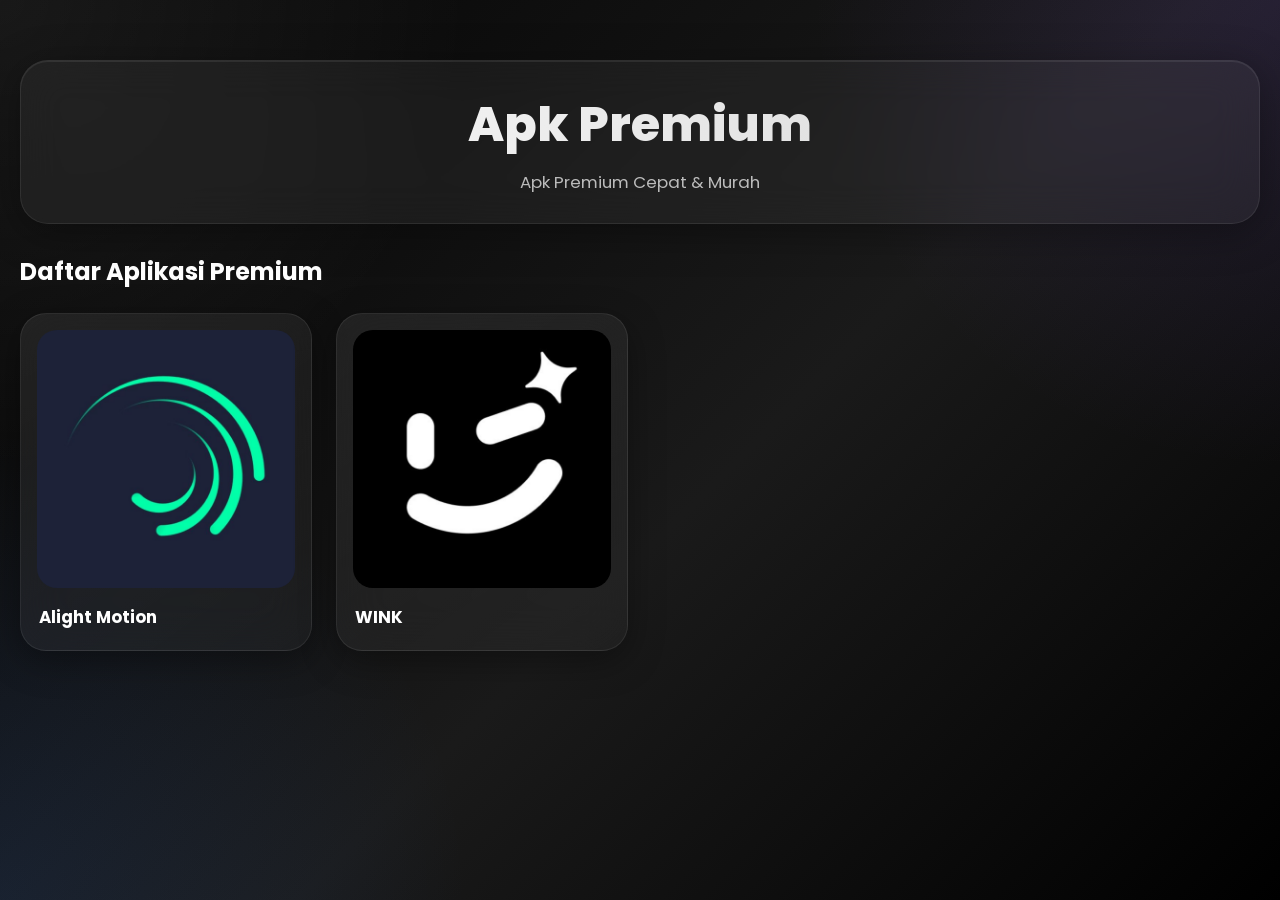
<file: index.html>
<!DOCTYPE html>
<html lang="id">
<head>
    <meta charset="UTF-8">
    <meta http-equiv="X-UA-Compatible" content="IE=edge">
    <meta name="viewport" content="width=device-width, initial-scale=1.0">

    <title>Apk Premium | Apk Premium Cepat & Murah</title>

    <meta name="description" content="Apk Premium Cepat & Murah untuk berbagai aplikasi premium populer.">

    <link rel="preconnect" href="https://fonts.googleapis.com">
    <link rel="preconnect" href="https://fonts.gstatic.com" crossorigin>

    <link
        href="https://fonts.googleapis.com/css2?family=Poppins:wght@300;400;500;600;700;800&display=swap"
        rel="stylesheet"
    >

    <link rel="stylesheet" href="style.css">
</head>
<body>

    <!-- ========================================= -->
    <!-- LOADING SCREEN -->
    <!-- ========================================= -->
    <div class="loading-screen" id="loadingScreen" aria-label="Loading Screen">
        <div class="loading-content">
            <h1 class="loading-logo">Apk Premium Jayy</h1>
        </div>
    </div>

    <!-- ========================================= -->
    <!-- HEADER -->
    <!-- ========================================= -->
    <header class="header">
        <div class="container">

            <div class="header-content">
                <h1 class="site-title">
                    Apk Premium
                </h1>

                <p class="site-subtitle">
                    Apk Premium Cepat &amp; Murah
                </p>
            </div>

        </div>
    </header>

    <!-- ========================================= -->
    <!-- MAIN CONTENT -->
    <!-- ========================================= -->
    <main class="main-content">

        <!-- APK LIST -->
        <section class="apk-section" aria-labelledby="apkSectionTitle">

            <div class="container">

                <h2 id="apkSectionTitle" class="section-title">
                    Daftar Aplikasi Premium
                </h2>

                <!-- GRID APK -->
                <div class="apk-grid">

                    <!-- APK CARD : ALIGHT MOTION -->
                    <article
                        class="apk-card"
                        data-apk-name="Alight Motion"
                    >
                        <figure class="apk-image-wrapper">
                            <img
                                src="edit.png"
                                alt="Alight Motion Premium"
                                class="apk-image"
                            >
                        </figure>

                        <div class="apk-content">
                            <h3 class="apk-title">
                                Alight Motion
                            </h3>
                        </div>
                    </article>

                    <!-- APK CARD : WINK -->
                    <article
                        class="apk-card"
                        data-apk-name="WINK"
                    >
                        <figure class="apk-image-wrapper">
                            <img
                                src="wink.png"
                                alt="WINK Premium"
                                class="apk-image"
                            >
                        </figure>

                        <div class="apk-content">
                            <h3 class="apk-title">
                                WINK
                            </h3>
                        </div>
                    </article>

                </div>

            </div>

        </section>

    </main>

    <!-- ========================================= -->
    <!-- TOAST CONTAINER -->
    <!-- ========================================= -->
    <div
        id="toastContainer"
        class="toast-container"
        aria-live="polite"
        aria-atomic="true"
    ></div>

    <!-- ========================================= -->
    <!-- MAIN JAVASCRIPT -->
    <!-- ========================================= -->
    <script src="script.js"></script>

</body>
</html>
</file>
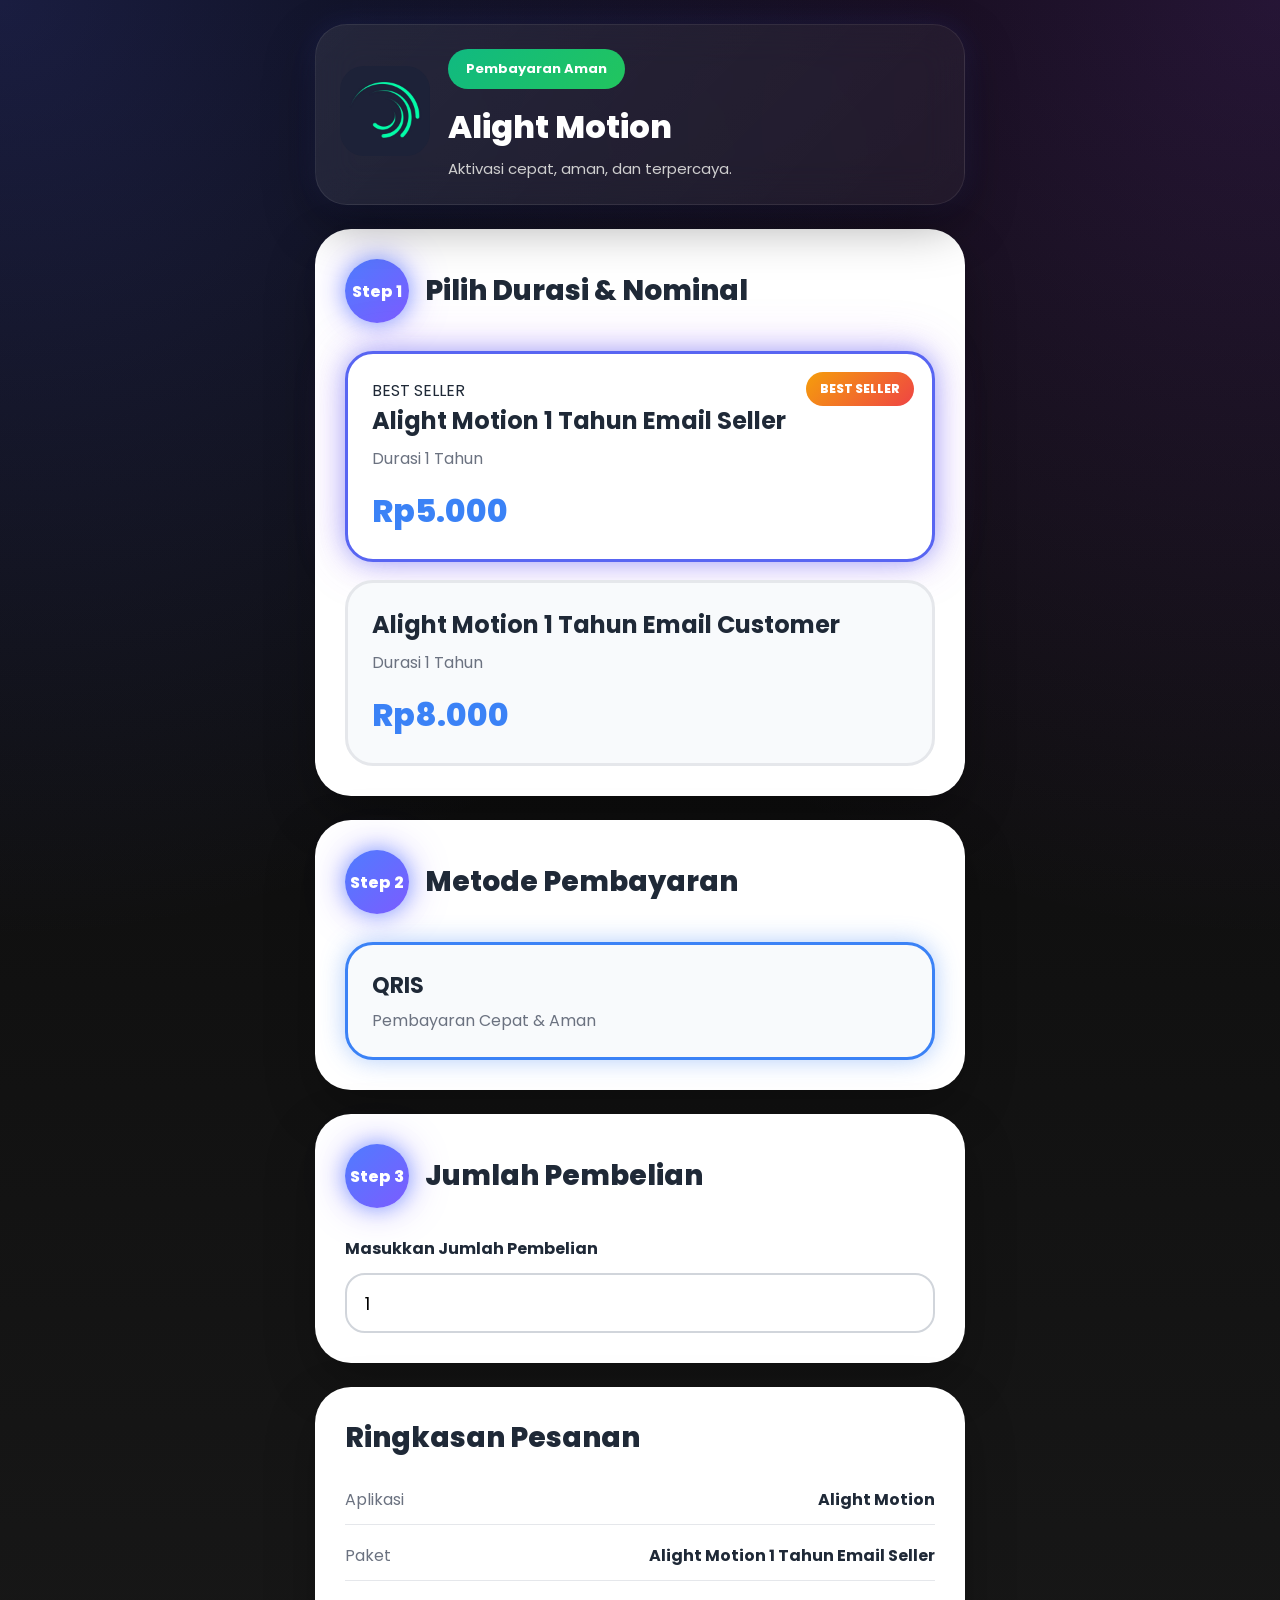
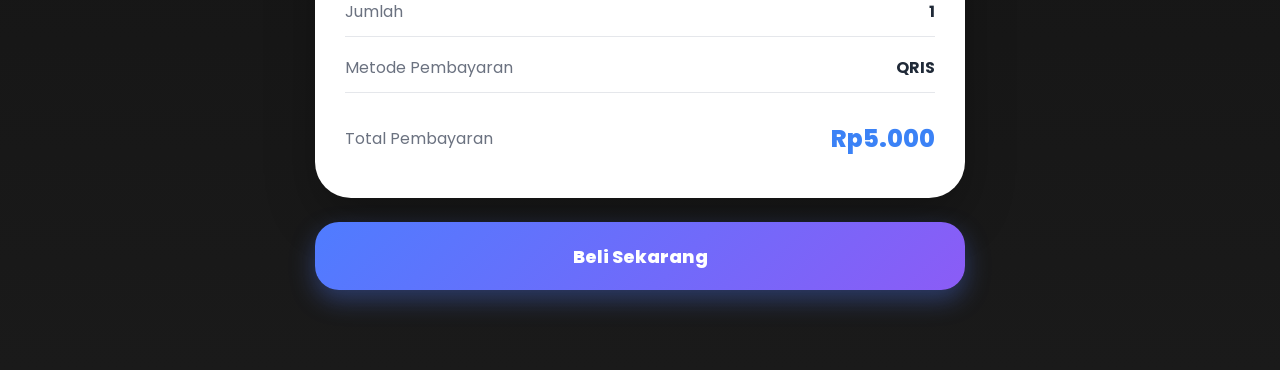
<file: form.html>
<!DOCTYPE html>
<html lang="id">
<head>
    <meta charset="UTF-8">
    <meta http-equiv="X-UA-Compatible" content="IE=edge">
    <meta name="viewport" content="width=device-width, initial-scale=1.0">

    <title>Form Pemesanan Apk Premium</title>

    <meta name="description" content="Pemesanan Apk Premium cepat, aman, dan terpercaya.">

    <link rel="preconnect" href="https://fonts.googleapis.com">
    <link rel="preconnect" href="https://fonts.gstatic.com" crossorigin>

    <link
        href="https://fonts.googleapis.com/css2?family=Poppins:wght@300;400;500;600;700;800&display=swap"
        rel="stylesheet"
    >

    <link rel="stylesheet" href="form.css">
</head>
<body>

    <main class="form-page">

        <div class="container">

            <!-- ========================================= -->
            <!-- APP BANNER -->
            <!-- ========================================= -->
            <section class="app-banner">

                <div class="app-banner-image">
                    <img
                        id="appBannerImage"
                        src="edit.png"
                        alt="Aplikasi Premium"
                    >
                </div>

                <div class="app-banner-content">

                    <span class="safe-badge">
                        Pembayaran Aman
                    </span>

                    <h1 id="appName" class="app-name">
                        Apk Premium
                    </h1>

                    <p class="app-description">
                        Aktivasi cepat, aman, dan terpercaya.
                    </p>

                </div>

            </section>

            <!-- ========================================= -->
            <!-- STEP 1 : PILIH DURASI & NOMINAL -->
            <!-- ========================================= -->
            <section class="order-section">

                <div class="section-header">
                    <span class="step-badge">Step 1</span>
                    <h2>Pilih Durasi & Nominal</h2>
                </div>

                <div id="packageContainer" class="package-list">

                    <!-- ========================= -->
                    <!-- ALIGHT MOTION PACKAGES -->
                    <!-- Hanya tampil jika memilih Alight Motion -->
                    <!-- ========================= -->

                    <div
                        id="alightMotionPackages"
                        class="package-group"
                    >

                        <article
                            class="package-card"
                            data-app="Alight Motion"
                            data-package="Alight Motion 1 Tahun Email Seller"
                            data-price="5000"
                        >
                            <h3>Alight Motion 1 Tahun Email Seller</h3>
                            <p>Durasi 1 Tahun</p>
                            <strong>Rp5.000</strong>
                        </article>

                        <article
                            class="package-card"
                            data-app="Alight Motion"
                            data-package="Alight Motion 1 Tahun Email Customer"
                            data-price="8000"
                        >
                            <h3>Alight Motion 1 Tahun Email Customer</h3>
                            <p>Durasi 1 Tahun</p>
                            <strong>Rp8.000</strong>
                        </article>

                    </div>

                    <!-- ========================= -->
                    <!-- WINK PACKAGES -->
                    <!-- Hanya tampil jika memilih WINK -->
                    <!-- ========================= -->

                    <div
                        id="winkPackages"
                        class="package-group"
                    >

                        <article
                            class="package-card"
                            data-app="WINK"
                            data-package="WINK Premium 1 Bulan"
                            data-price="10000"
                        >
                            <h3>WINK Premium 1 Bulan</h3>
                            <p>Durasi 1 Bulan</p>
                            <strong>Rp10.000</strong>
                        </article>

                        <article
                            class="package-card"
                            data-app="WINK"
                            data-package="WINK Premium 7 Hari"
                            data-price="8000"
                        >
                            <h3>WINK Premium 7 Hari</h3>
                            <p>Durasi 7 Hari</p>
                            <strong>Rp8.000</strong>
                        </article>

                    </div>

                </div>

            </section>

            <!-- ========================================= -->
            <!-- STEP 2 : METODE PEMBAYARAN -->
            <!-- ========================================= -->
            <section class="payment-section">

                <div class="section-header">
                    <span class="step-badge">Step 2</span>
                    <h2>Metode Pembayaran</h2>
                </div>

                <div class="payment-list">

                    <article
                        class="payment-card active"
                        data-payment="QRIS"
                    >
                        <div class="payment-content">
                            <h3>QRIS</h3>
                            <p>Pembayaran Cepat & Aman</p>
                        </div>
                    </article>

                </div>

            </section>

            <!-- ========================================= -->
            <!-- STEP 3 : JUMLAH PEMBELIAN -->
            <!-- ========================================= -->
            <section class="quantity-section">

                <div class="section-header">
                    <span class="step-badge">Step 3</span>
                    <h2>Jumlah Pembelian</h2>
                </div>

                <div class="quantity-card">

                    <label for="quantityInput">
                        Masukkan Jumlah Pembelian
                    </label>

                    <input
                        type="number"
                        id="quantityInput"
                        class="quantity-input"
                        min="1"
                        value="1"
                        placeholder="Masukkan jumlah pembelian"
                    >

                </div>

            </section>

            <!-- ========================================= -->
            <!-- RINGKASAN PESANAN -->
            <!-- ========================================= -->
            <section class="summary-section">

                <div class="section-header">
                    <h2>Ringkasan Pesanan</h2>
                </div>

                <div class="summary-card">

                    <div class="summary-item">
                        <span>Aplikasi</span>
                        <strong id="summaryApp">
                            -
                        </strong>
                    </div>

                    <div class="summary-item">
                        <span>Paket</span>
                        <strong id="summaryPackage">
                            -
                        </strong>
                    </div>

                    <div class="summary-item">
                        <span>Jumlah</span>
                        <strong id="summaryQuantity">
                            1
                        </strong>
                    </div>

                    <div class="summary-item">
                        <span>Metode Pembayaran</span>
                        <strong>
                            QRIS
                        </strong>
                    </div>

                    <div class="summary-item total">
                        <span>Total Pembayaran</span>
                        <strong id="summaryPrice">
                            Rp0
                        </strong>
                    </div>

                </div>

            </section>

            <!-- ========================================= -->
            <!-- BELI SEKARANG -->
            <!-- ========================================= -->
            <section class="action-section">

                <a
                    id="buyButton"
                    href="https://wa.me/6285828936369"
                    class="buy-button"
                    target="_blank"
                    rel="noopener noreferrer"
                >
                    Beli Sekarang
                </a>

            </section>

        </div>

    </main>

    <!-- ========================================= -->
    <!-- TOAST CONTAINER -->
    <!-- ========================================= -->
    <div
        id="toastContainer"
        class="toast-container"
        aria-live="polite"
        aria-atomic="true"
    ></div>

    <script src="form.js"></script>

</body>
</html>
</file>
<file: style.css>
/* =========================================================
   RESET
========================================================= */

*,
*::before,
*::after {
    margin: 0;
    padding: 0;
    box-sizing: border-box;
}

html {
    scroll-behavior: smooth;
}

body {
    font-family: "Poppins", sans-serif;
    min-height: 100vh;
    overflow-x: hidden;
    background:
        radial-gradient(circle at top left, rgba(255, 255, 255, 0.08), transparent 30%),
        radial-gradient(circle at top right, rgba(139, 92, 246, 0.12), transparent 30%),
        radial-gradient(circle at bottom left, rgba(59, 130, 246, 0.12), transparent 30%),
        linear-gradient(
            135deg,
            #050505 0%,
            #101010 30%,
            #1a1a1a 55%,
            #0f0f0f 75%,
            #000000 100%
        );
    color: #ffffff;
}

/* =========================================================
   GLOBAL
========================================================= */

img {
    display: block;
    max-width: 100%;
}

a {
    text-decoration: none;
    color: inherit;
}

button {
    font-family: inherit;
}

.container {
    width: 100%;
    max-width: 1300px;
    margin: 0 auto;
    padding-left: 20px;
    padding-right: 20px;
}

/* =========================================================
   LOADING SCREEN
========================================================= */

.loading-screen {
    position: fixed;
    inset: 0;
    z-index: 9999;

    display: flex;
    align-items: center;
    justify-content: center;

    background:
        radial-gradient(circle at center,
            rgba(139, 92, 246, 0.15),
            transparent 45%
        ),
        linear-gradient(
            135deg,
            #000000,
            #101010,
            #1a1a1a,
            #000000
        );

    backdrop-filter: blur(25px);
}

.loading-content {
    text-align: center;
}

.loading-logo {
    font-size: 2rem;
    font-weight: 800;
    letter-spacing: 1px;

    color: #ffffff;

    animation: logoGlow 2s infinite ease-in-out;
}

@keyframes logoGlow {
    0% {
        opacity: 0.7;
        transform: scale(1);
        text-shadow:
            0 0 10px rgba(59, 130, 246, 0.5),
            0 0 20px rgba(59, 130, 246, 0.4);
    }

    50% {
        opacity: 1;
        transform: scale(1.05);
        text-shadow:
            0 0 20px rgba(139, 92, 246, 0.8),
            0 0 40px rgba(139, 92, 246, 0.7),
            0 0 60px rgba(59, 130, 246, 0.6);
    }

    100% {
        opacity: 0.7;
        transform: scale(1);
        text-shadow:
            0 0 10px rgba(59, 130, 246, 0.5),
            0 0 20px rgba(59, 130, 246, 0.4);
    }
}

/* =========================================================
   HEADER
========================================================= */

.header {
    padding-top: 40px;
    padding-bottom: 20px;
}

.header-content {
    text-align: center;

    padding: 28px;

    border-radius: 28px;

    background: rgba(255, 255, 255, 0.05);

    backdrop-filter: blur(20px);

    border: 1px solid rgba(255, 255, 255, 0.08);

    box-shadow:
        0 8px 40px rgba(0, 0, 0, 0.35),
        inset 0 1px 0 rgba(255, 255, 255, 0.08);
}

.site-title {
    font-size: 2rem;
    font-weight: 800;

    background: linear-gradient(
        90deg,
        #ffffff,
        #d4d4d4
    );

    -webkit-background-clip: text;
    -webkit-text-fill-color: transparent;
}

.site-subtitle {
    margin-top: 8px;

    font-size: 0.95rem;
    font-weight: 400;

    color: rgba(255, 255, 255, 0.7);
}

/* =========================================================
   MAIN
========================================================= */

.main-content {
    padding-top: 10px;
    padding-bottom: 40px;
}

.section-title {
    font-size: 1.2rem;
    font-weight: 700;

    margin-bottom: 24px;

    color: #ffffff;
}

/* =========================================================
   APK GRID
========================================================= */

.apk-grid {
    display: grid;
    grid-template-columns: repeat(2, minmax(0, 1fr));
    gap: 18px;
}

/* =========================================================
   APK CARD
========================================================= */

.apk-card {
    position: relative;

    overflow: hidden;
    cursor: pointer;

    border-radius: 26px;

    background:
        linear-gradient(
            145deg,
            rgba(255, 255, 255, 0.08),
            rgba(255, 255, 255, 0.03)
        );

    backdrop-filter: blur(24px);

    border: 1px solid rgba(255, 255, 255, 0.08);

    box-shadow:
        0 10px 35px rgba(0, 0, 0, 0.35);

    transition:
        transform 0.3s ease,
        box-shadow 0.3s ease,
        border-color 0.3s ease;
}

.apk-card::before {
    content: "";

    position: absolute;
    inset: 0;

    background:
        linear-gradient(
            135deg,
            rgba(59, 130, 246, 0.08),
            rgba(139, 92, 246, 0.08)
        );

    opacity: 0;

    transition: opacity 0.3s ease;
}

.apk-card:hover {
    transform: translateY(-6px);

    border-color: rgba(139, 92, 246, 0.4);

    box-shadow:
        0 0 20px rgba(59, 130, 246, 0.35),
        0 0 40px rgba(139, 92, 246, 0.25),
        0 15px 40px rgba(0, 0, 0, 0.4);
}

.apk-card:hover::before {
    opacity: 1;
}

.apk-card:active {
    transform: scale(0.97);

    box-shadow:
        0 0 20px rgba(59, 130, 246, 0.5),
        0 0 40px rgba(139, 92, 246, 0.4);
}

.apk-image-wrapper {
    padding: 16px;
}

.apk-image {
    width: 100%;
    aspect-ratio: 1 / 1;

    object-fit: cover;

    border-radius: 20px;
}

.apk-content {
    padding: 0 18px 20px;
}

.apk-title {
    font-size: 1rem;
    font-weight: 700;

    color: #ffffff;
}

/* =========================================================
   GLASS LIGHT EFFECT
========================================================= */

.apk-card::after {
    content: "";

    position: absolute;
    top: 0;
    left: -120%;

    width: 60%;
    height: 100%;

    background:
        linear-gradient(
            90deg,
            transparent,
            rgba(255, 255, 255, 0.15),
            transparent
        );

    transition: 0.8s;
}

.apk-card:hover::after {
    left: 140%;
}

/* =========================================================
   TOAST CONTAINER
========================================================= */

.toast-container {
    position: fixed;

    top: 20px;
    right: 20px;

    z-index: 999;

    display: flex;
    flex-direction: column;
    gap: 12px;

    pointer-events: none;
}

.toast {
    min-width: 260px;

    padding: 16px 18px;

    border-radius: 20px;

    background:
        rgba(255, 255, 255, 0.08);

    backdrop-filter: blur(20px);

    border: 1px solid rgba(255, 255, 255, 0.08);

    color: #ffffff;

    box-shadow:
        0 0 20px rgba(59, 130, 246, 0.2),
        0 0 40px rgba(139, 92, 246, 0.15);

    animation: toastSlide 0.3s ease;
}

@keyframes toastSlide {
    from {
        opacity: 0;
        transform: translateX(30px);
    }

    to {
        opacity: 1;
        transform: translateX(0);
    }
}

/* =========================================================
   RESPONSIVE TABLET
========================================================= */

@media (min-width: 768px) {

    .header {
        padding-top: 60px;
    }

    .site-title {
        font-size: 3rem;
    }

    .site-subtitle {
        font-size: 1.05rem;
    }

    .apk-grid {
        grid-template-columns: repeat(3, 1fr);
    }
}

/* =========================================================
   RESPONSIVE DESKTOP
========================================================= */

@media (min-width: 1024px) {

    .apk-grid {
        grid-template-columns: repeat(4, 1fr);
        gap: 24px;
    }

    .section-title {
        font-size: 1.5rem;
    }

    .apk-title {
        font-size: 1.05rem;
    }
}
</file>
<file: form.css>
/* =========================================
   RESET
========================================= */

*,
*::before,
*::after{
    margin:0;
    padding:0;
    box-sizing:border-box;
}

html{
    scroll-behavior:smooth;
}

body{
    font-family:'Poppins',sans-serif;
    background:
        radial-gradient(circle at top left, rgba(88,101,242,0.25), transparent 40%),
        radial-gradient(circle at top right, rgba(168,85,247,0.20), transparent 40%),
        linear-gradient(180deg,#050505 0%,#111111 50%,#1a1a1a 100%);
    color:#ffffff;
    min-height:100vh;
    overflow-x:hidden;
}

/* =========================================
   CONTAINER
========================================= */

.form-page{
    width:100%;
    padding:24px 16px 50px;
}

.container{
    width:100%;
    max-width:650px;
    margin:0 auto;
}

/* =========================================
   APP BANNER
========================================= */

.app-banner{
    display:flex;
    align-items:center;
    gap:18px;
    padding:24px;
    border-radius:32px;
    background:
        linear-gradient(
            135deg,
            rgba(255,255,255,0.08),
            rgba(255,255,255,0.04)
        );
    border:1px solid rgba(255,255,255,0.08);
    backdrop-filter:blur(20px);
    -webkit-backdrop-filter:blur(20px);
    box-shadow:
        0 20px 50px rgba(0,0,0,0.35),
        0 0 30px rgba(88,101,242,0.15);
    margin-bottom:24px;
}

.app-banner-image img{
    width:90px;
    height:90px;
    object-fit:cover;
    border-radius:24px;
}

.app-banner-content{
    flex:1;
}

.safe-badge{
    display:inline-flex;
    align-items:center;
    justify-content:center;
    padding:10px 18px;
    border-radius:999px;
    background:linear-gradient(135deg,#10b981,#22c55e);
    color:#ffffff;
    font-size:13px;
    font-weight:700;
    margin-bottom:14px;
}

.app-name{
    font-size:32px;
    font-weight:800;
    margin-bottom:6px;
}

.app-description{
    color:#cfcfcf;
    font-size:15px;
}

/* =========================================
   SECTION
========================================= */

.order-section,
.payment-section,
.quantity-section,
.summary-section{
    background:#ffffff;
    border-radius:36px;
    padding:30px;
    margin-bottom:24px;
    color:#1f2937;
    box-shadow:
        0 20px 50px rgba(0,0,0,0.25);
}

.section-header{
    display:flex;
    align-items:center;
    gap:16px;
    margin-bottom:28px;
}

.section-header h2{
    font-size:28px;
    font-weight:800;
    color:#1f2937;
}

/* =========================================
   STEP BADGE
========================================= */

.step-badge{
    width:64px;
    height:64px;
    flex-shrink:0;
    border-radius:50%;
    display:flex;
    align-items:center;
    justify-content:center;
    color:#ffffff;
    font-weight:800;
    background:
        linear-gradient(
            135deg,
            #4f7cff,
            #7c5cff
        );
    box-shadow:
        0 0 20px rgba(79,124,255,0.6),
        0 0 40px rgba(124,92,255,0.4);
}

/* =========================================
   PACKAGE LIST
========================================= */

.package-list{
    display:grid;
    gap:18px;
}

.package-group{
    display:grid;
    gap:18px;
}

/* =========================================
   PACKAGE CARD
========================================= */

.package-card{
    position:relative;
    background:#f8fafc;
    border:3px solid #e5e7eb;
    border-radius:28px;
    padding:24px;
    cursor:pointer;
    transition:all .3s ease;
}

.package-card h3{
    font-size:24px;
    font-weight:700;
    color:#1f2937;
    margin-bottom:8px;
}

.package-card p{
    font-size:16px;
    color:#6b7280;
    margin-bottom:16px;
}

.package-card strong{
    display:block;
    font-size:32px;
    font-weight:800;
    color:#3b82f6;
}

.package-card:hover{
    transform:translateY(-4px);
    border-color:#6d7dff;
    box-shadow:
        0 0 20px rgba(88,101,242,0.35),
        0 0 40px rgba(168,85,247,0.25);
}

.package-card:active{
    transform:scale(.97);
}

.package-card.active{
    border-color:#5865f2;
    background:#ffffff;
    box-shadow:
        0 0 25px rgba(88,101,242,0.5),
        0 0 50px rgba(168,85,247,0.25);
}

/* =========================================
   BEST SELLER
========================================= */

.package-card:first-child::after,
#winkPackages .package-card:first-child::after{
    content:"BEST SELLER";
    position:absolute;
    top:18px;
    right:18px;
    background:
        linear-gradient(
            135deg,
            #f59e0b,
            #ef4444
        );
    color:#ffffff;
    font-size:12px;
    font-weight:800;
    padding:8px 14px;
    border-radius:999px;
}

/* =========================================
   PAYMENT
========================================= */

.payment-list{
    display:grid;
    gap:16px;
}

.payment-card{
    background:#f8fafc;
    border:3px solid #3b82f6;
    border-radius:28px;
    padding:24px;
    transition:.3s ease;
    cursor:pointer;
}

.payment-card:hover{
    box-shadow:
        0 0 20px rgba(59,130,246,0.35);
}

.payment-card.active{
    box-shadow:
        0 0 25px rgba(59,130,246,0.4);
}

.payment-content h3{
    font-size:22px;
    font-weight:700;
    margin-bottom:6px;
}

.payment-content p{
    color:#6b7280;
}

/* =========================================
   QUANTITY
========================================= */

.quantity-card{
    display:flex;
    flex-direction:column;
    gap:12px;
}

.quantity-card label{
    font-weight:700;
}

.quantity-input{
    width:100%;
    height:60px;
    border-radius:20px;
    border:2px solid #d1d5db;
    padding:0 18px;
    font-size:18px;
    font-family:'Poppins',sans-serif;
    outline:none;
    transition:.3s ease;
}

.quantity-input:focus{
    border-color:#5865f2;
    box-shadow:
        0 0 20px rgba(88,101,242,0.25);
}

/* =========================================
   SUMMARY
========================================= */

.summary-card{
    display:flex;
    flex-direction:column;
    gap:18px;
}

.summary-item{
    display:flex;
    justify-content:space-between;
    align-items:center;
    gap:20px;
    padding-bottom:12px;
    border-bottom:1px solid #e5e7eb;
}

.summary-item span{
    color:#6b7280;
}

.summary-item strong{
    text-align:right;
}

.summary-item.total{
    padding-top:10px;
    border-bottom:none;
}

.summary-item.total strong{
    color:#3b82f6;
    font-size:24px;
    font-weight:800;
}

/* =========================================
   BUTTON
========================================= */

.action-section{
    margin-bottom:30px;
}

.buy-button{
    width:100%;
    display:flex;
    align-items:center;
    justify-content:center;
    text-decoration:none;
    height:68px;
    border-radius:24px;
    color:#ffffff;
    font-size:18px;
    font-weight:800;
    background:
        linear-gradient(
            135deg,
            #4f7cff,
            #8b5cf6
        );
    transition:.3s ease;
    box-shadow:
        0 10px 25px rgba(79,124,255,0.35);
}

.buy-button:hover{
    transform:translateY(-3px);
    box-shadow:
        0 0 25px rgba(79,124,255,0.55),
        0 0 50px rgba(139,92,246,0.35);
}

.buy-button:active{
    transform:scale(.97);
}

/* =========================================
   TOAST
========================================= */

.toast-container{
    position:fixed;
    top:20px;
    right:20px;
    z-index:9999;
    display:flex;
    flex-direction:column;
    gap:12px;
}

.toast{
    min-width:220px;
    padding:14px 18px;
    border-radius:16px;
    color:#ffffff;
    font-weight:600;
    backdrop-filter:blur(20px);
    background:
        linear-gradient(
            135deg,
            rgba(79,124,255,.9),
            rgba(139,92,246,.9)
        );
    box-shadow:
        0 0 20px rgba(79,124,255,.4);
    animation:toastShow .3s ease;
}

@keyframes toastShow{
    from{
        opacity:0;
        transform:translateY(-10px);
    }
    to{
        opacity:1;
        transform:translateY(0);
    }
}

/* =========================================
   RESPONSIVE
========================================= */

@media (max-width:600px){

    .app-banner{
        padding:20px;
        border-radius:28px;
    }

    .app-banner-image img{
        width:70px;
        height:70px;
    }

    .app-name{
        font-size:22px;
    }

    .order-section,
    .payment-section,
    .quantity-section,
    .summary-section{
        padding:22px;
        border-radius:28px;
    }

    .section-header h2{
        font-size:18px;
    }

    .step-badge{
        width:56px;
        height:56px;
        font-size:14px;
    }

    .package-card h3{
        font-size:18px;
    }

    .package-card strong{
        font-size:24px;
    }

    .buy-button{
        height:62px;
        font-size:17px;
    }
}
</file>
